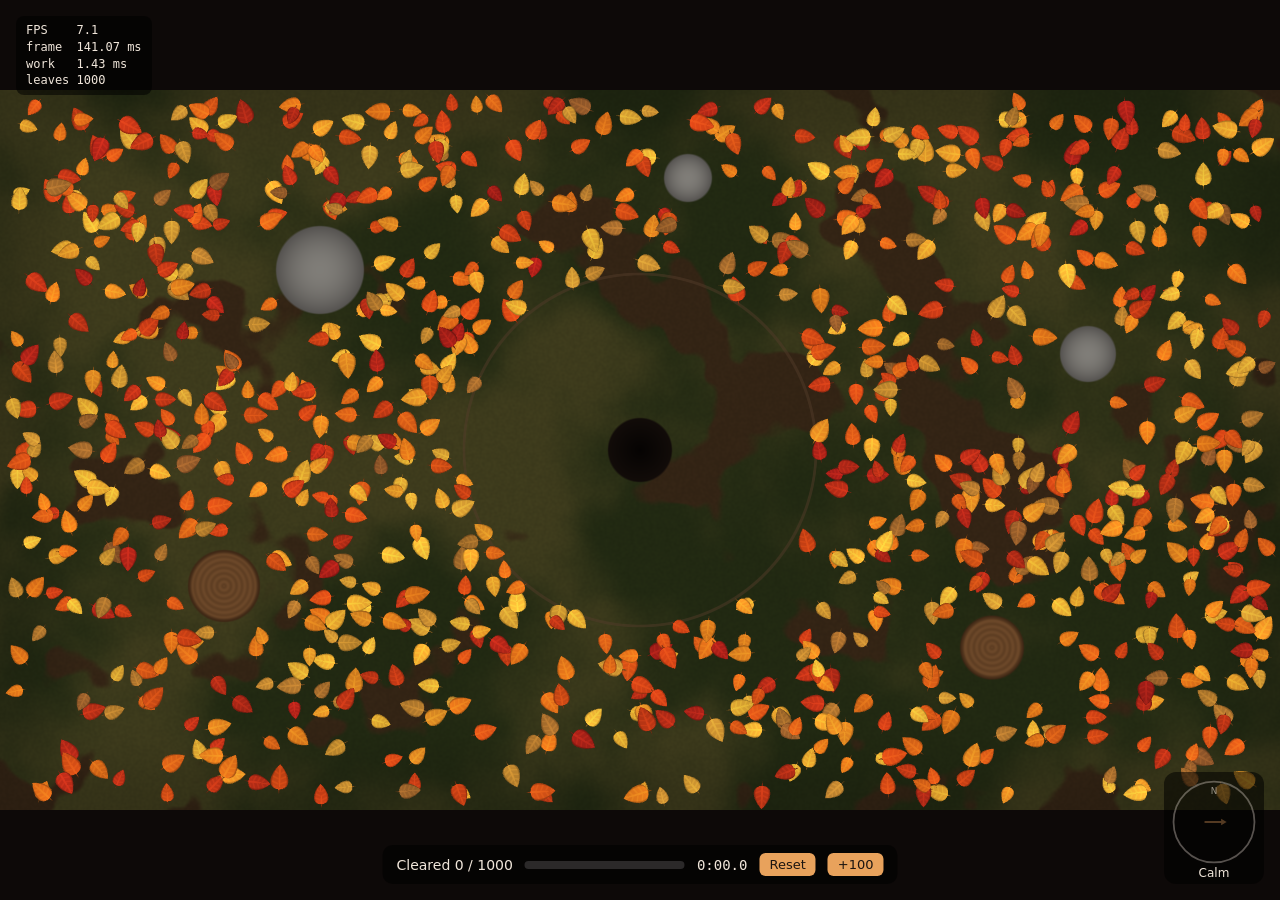
<file: index.html>
<!DOCTYPE html>
<html lang="en">
<head>
  <meta charset="utf-8">
  <meta name="viewport" content="width=device-width, initial-scale=1">
  <title>Leaf Sweeper</title>
  <!-- Empty icon: stops the browser asking for /favicon.ico and logging a 404 error -->
  <link rel="icon" href="data:,">
  <link rel="stylesheet" href="./style.css">
</head>
<body>
  <canvas id="game"></canvas>
  <p id="error" hidden></p>
  <p id="paused" hidden>Paused (press P)</p>
  <!-- FPS counter (press F to hide or show) -->
  <pre id="stats"></pre>
  <!-- Counter, progress bar and timer, bottom center -->
  <div id="hud">
    <span id="hud-count">Cleared 0 / 0</span>
    <div id="hud-bar"><div id="hud-fill"></div></div>
    <span id="hud-time">0:00.0</span>
    <button id="reset" type="button" title="New layout, timer back to 0 (R)">Reset</button>
    <button id="add" type="button" title="Add 100 leaves">+100</button>
  </div>
  <!-- Wind compass, bottom right: shows the wind, does not control it -->
  <div id="compass" aria-label="Wind direction and strength">
    <svg viewBox="-50 -50 100 100" width="88" height="88" aria-hidden="true">
      <circle r="46" class="dial"/>
      <text y="-35" class="north">N</text>
      <!-- The arrow points up (bearing 0); main.js rotates and scales it. -->
      <g id="compass-arrow">
        <line x1="0" y1="22" x2="0" y2="-22"/>
        <polygon points="0,-32 -8,-18 8,-18"/>
      </g>
    </svg>
    <div id="compass-label">Calm</div>
  </div>
  <!-- Win card, shown when every leaf is cleared -->
  <div id="win" hidden>
    <div class="card">
      <h2>All clear!</h2>
      <p id="win-time"></p>
      <div class="buttons">
        <button id="again" type="button">Play again</button>
        <button id="more" type="button">+100 leaves</button>
      </div>
    </div>
  </div>
  <!-- type="module" lets our files import each other (needs a local server, see README) -->
  <script type="module" src="./src/main.js"></script>
</body>
</html>
</file>
<file: style.css>
html, body {
  margin: 0;
  height: 100%;
  background: #1b1410;
  overflow: hidden;
}

/* The canvas fills the whole window. Its real pixel size is set in renderer.js. */
#game {
  display: block;
  width: 100vw;
  height: 100vh;
  cursor: crosshair;     /* hold the mouse button on the field to blow (step 8) */
  touch-action: none;    /* on phones, a finger on the field blows instead of scrolling or zooming */
}

/* Shown only if WebGL2 or a shader fails, so errors are visible on the page. */
#error {
  position: absolute;
  top: 16px;
  left: 16px;
  margin: 0;
  padding: 10px 14px;
  background: #7a1f1f;
  color: #ffffff;
  font: 14px system-ui, sans-serif;
  border-radius: 8px;
}

/* Shown while the simulation is paused with the P key. Top center. */
#paused {
  position: absolute;
  top: 16px;
  left: 50%;
  transform: translateX(-50%);   /* centered: the wind panel is in the top right */
  margin: 0;
  padding: 6px 12px;
  background: rgba(0, 0, 0, 0.55);
  color: #f0e6da;
  font: 14px system-ui, sans-serif;
  border-radius: 8px;
  pointer-events: none;   /* clicks pass through to the canvas */
}

/* FPS counter, top left. Press F to hide or show it. */
#stats {
  position: absolute;
  top: 16px;
  left: 16px;
  margin: 0;
  padding: 6px 10px;
  background: rgba(0, 0, 0, 0.55);
  color: #f0e6da;
  font: 12px/1.4 ui-monospace, Consolas, monospace;   /* fixed-width digits do not jitter */
  border-radius: 8px;
  pointer-events: none;   /* clicks pass through to the canvas */
}

/* The error box sits in the same corner, so keep it on top. */
#error {
  z-index: 1;
}

/* Counter, progress bar and timer, bottom center. */
#hud {
  position: absolute;
  bottom: 16px;
  left: 50%;
  transform: translateX(-50%);
  display: flex;
  align-items: center;
  gap: 12px;
  padding: 8px 14px;
  background: rgba(0, 0, 0, 0.55);
  color: #f0e6da;
  font: 14px system-ui, sans-serif;
  border-radius: 10px;
  pointer-events: none;   /* clicks pass through to the canvas */
  white-space: nowrap;
}

#hud-time {
  font-family: ui-monospace, Consolas, monospace;   /* fixed-width digits do not jitter */
}

#hud-bar {
  width: 160px;
  height: 8px;
  background: rgba(255, 255, 255, 0.15);
  border-radius: 4px;
  overflow: hidden;
}

#hud-fill {
  width: 0%;
  height: 100%;
  background: #d9661a;   /* leaf orange */
}

/* Win card: covers the screen with a dark veil and centers the card. */
#win {
  position: absolute;
  inset: 0;
  display: flex;
  align-items: center;
  justify-content: center;
  background: rgba(0, 0, 0, 0.45);
  z-index: 2;
}

/* "display: flex" above would override the hidden attribute, so hidden must be restated. */
#win[hidden] {
  display: none;
}

#win .card {
  padding: 24px 32px;
  background: #2a1f18;
  color: #f0e6da;
  font: 16px system-ui, sans-serif;
  text-align: center;
  border-radius: 12px;
  box-shadow: 0 8px 30px rgba(0, 0, 0, 0.5);
}

#win h2 {
  margin: 0 0 8px;
  font-size: 26px;
}

#win .buttons {
  display: flex;
  gap: 12px;
  justify-content: center;
  margin-top: 16px;
}

#win button {
  padding: 8px 16px;
  font: inherit;
  color: #1b1410;
  background: #e8a25c;
  border: none;
  border-radius: 8px;
  cursor: pointer;
}

#win button:hover {
  background: #f2b878;
}

/* Step 8: Reset and +100 buttons at the right end of the bottom bar. The bar lets clicks through,
   but the buttons must catch them. */
#hud button {
  pointer-events: auto;
  padding: 4px 10px;
  font: 13px system-ui, sans-serif;
  color: #1b1410;
  background: #e8a25c;
  border: none;
  border-radius: 6px;
  cursor: pointer;
}

#hud button:hover:not(:disabled) {
  background: #f2b878;
}

#hud button:disabled,
#win button:disabled {
  opacity: 0.4;
  cursor: default;
}

/* Wind compass, bottom right. It catches clicks (so clicking it never blows) but does nothing with them. */
#compass {
  position: absolute;
  right: 16px;
  bottom: 16px;
  padding: 6px 6px 4px;
  background: rgba(0, 0, 0, 0.55);
  color: #f0e6da;
  font: 12px system-ui, sans-serif;
  text-align: center;
  border-radius: 12px;
  user-select: none;
}

#compass svg {
  display: block;
}

#compass .dial {
  fill: none;
  stroke: rgba(240, 230, 218, 0.35);
  stroke-width: 2;
}

#compass .north {
  fill: rgba(240, 230, 218, 0.6);
  font: 10px system-ui, sans-serif;
  text-anchor: middle;
  dominant-baseline: middle;
}

#compass-arrow line {
  stroke: #e8a25c;
  stroke-width: 5;
  stroke-linecap: round;
}

#compass-arrow polygon {
  fill: #e8a25c;
}
</file>
